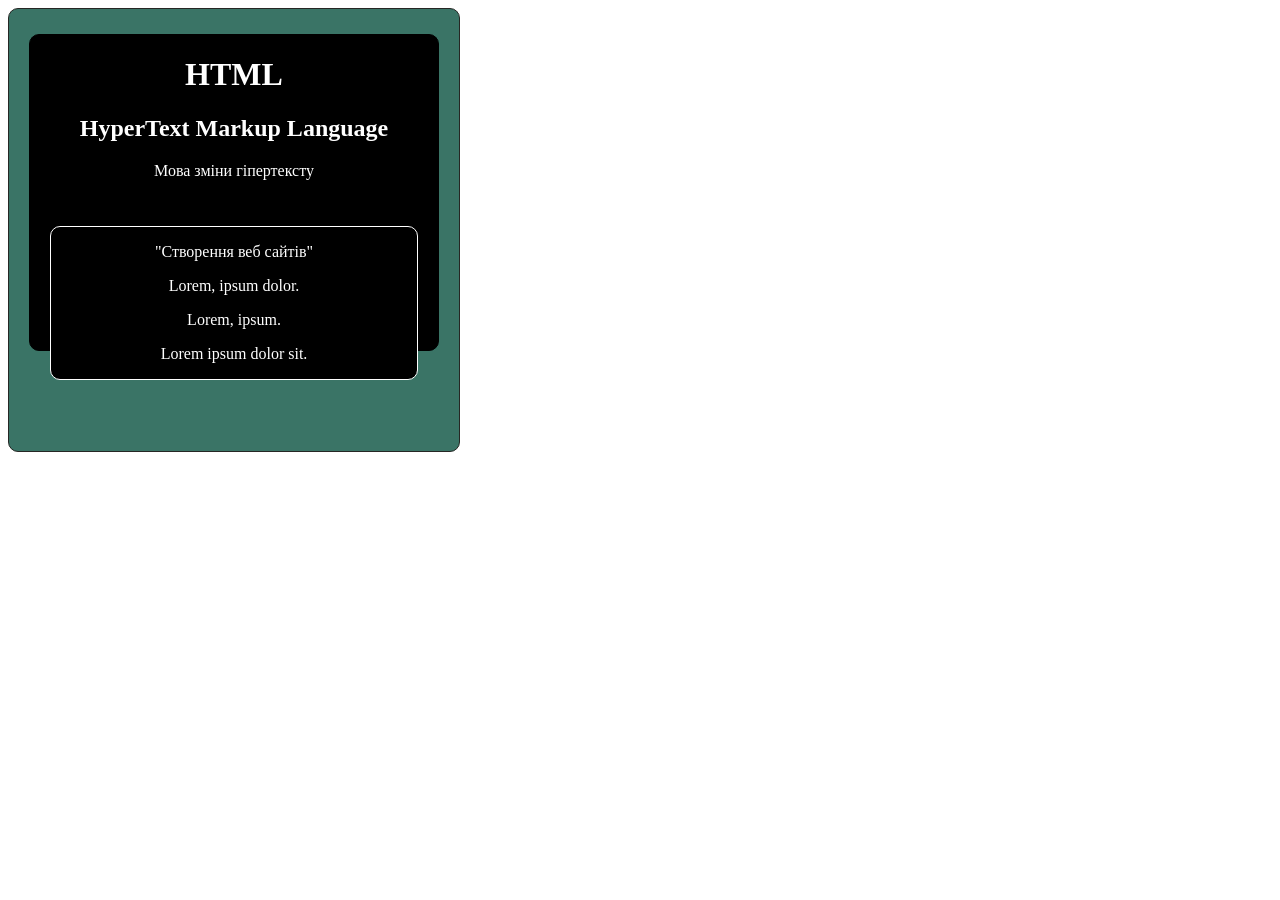
<file: 1card/index.html>
<!DOCTYPE html>
<html lang="en">
<head>
    <meta charset="UTF-8">
    <meta name="viewport" content="width=device-width, initial-scale=1.0">
    <title>Document</title>
    <link rel="stylesheet" href="style.css">
</head>
<body>
    <div class="all">
        <div class="in">
            <div class="main_text">
                <h1>HTML</h1>
                <h2>HyperText Markup Language </h2>
                <p>Мова зміни гіпертексту</p>
            </div>
            <div class="second_text">
                <p>"Створення веб сайтів"</p>
                <p>Lorem, ipsum dolor.</p>
                <p>Lorem, ipsum.</p>
                <p>Lorem ipsum dolor sit.</p>
            </div>
        </div>
    </div> 
</body>
</html>
</file>
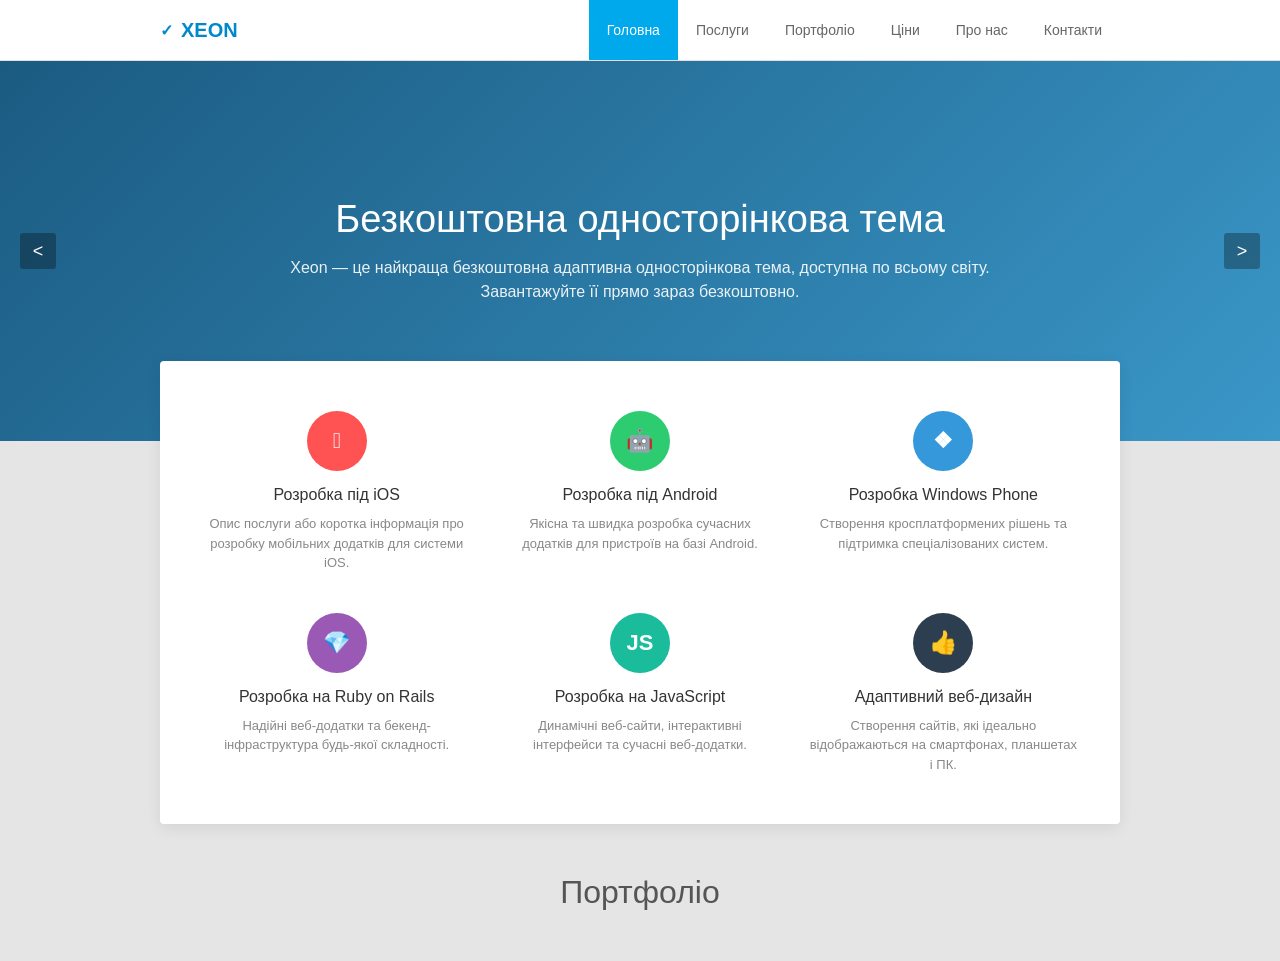
<file: 3card/index.html>
<!DOCTYPE html>
<html lang="uk">
<head>
  <meta charset="UTF-8">
  <meta name="viewport" content="width=device-width, initial-scale=1.0">
  <title>Xeon</title>
  <link rel="stylesheet" href="style.css">
</head>
<body>

  <header class="head">
    <div class="wrap">
      <div class="logo">
        <span class="l-ic">✓</span> XEON
      </div>
      <nav class="nav">
        <a href="#" class="link active">Головна</a>
        <a href="#" class="link">Послуги</a>
        <a href="#" class="link">Портфоліо</a>
        <a href="#" class="link">Ціни</a>
        <a href="#" class="link">Про нас</a>
        <a href="#" class="link">Контакти</a>
      </nav>
    </div>
  </header>

  <section class="hero">
    <button class="arr left">&lt;</button>
    
    <div class="h-txt">
      <h1>Безкоштовна односторінкова тема</h1>
      <p>Xeon — це найкраща безкоштовна адаптивна односторінкова тема, доступна по всьому світу.<br>Завантажуйте її прямо зараз безкоштовно.</p>
    </div>

    <button class="arr right">&gt;</button>
  </section>

  <main class="main">
    <section class="card">
      <div class="grid">
        
        <div class="item">
          <div class="ic red"></div>
          <h3>Розробка під iOS</h3>
          <p>Опис послуги або коротка інформація про розробку мобільних додатків для системи iOS.</p>
        </div>

        <div class="item">
          <div class="ic green">🤖</div>
          <h3>Розробка під Android</h3>
          <p>Якісна та швидка розробка сучасних додатків для пристроїв на базі Android.</p>
        </div>

        <div class="item">
          <div class="ic blue">❖</div>
          <h3>Розробка Windows Phone</h3>
          <p>Створення кросплатформених рішень та підтримка спеціалізованих систем.</p>
        </div>

        <div class="item">
          <div class="ic purp">💎</div>
          <h3>Розробка на Ruby on Rails</h3>
          <p>Надійні веб-додатки та бекенд-інфраструктура будь-якої складності.</p>
        </div>

        <div class="item">
          <div class="ic teal">JS</div>
          <h3>Розробка на JavaScript</h3>
          <p>Динамічні веб-сайти, інтерактивні інтерфейси та сучасні веб-додатки.</p>
        </div>

        <div class="item">
          <div class="ic dark">👍</div>
          <h3>Адаптивний веб-дизайн</h3>
          <p>Створення сайтів, які ідеально відображаються на смартфонах, планшетах і ПК.</p>
        </div>

      </div>
    </section>

    <section class="port">
      <h2>Портфоліо</h2>
    </section>
  </main>

  <script>
    const hero = document.querySelector('.hero');
    const arrs = document.querySelectorAll('.arr');

    arrs.forEach(a => {
      a.addEventListener('click', () => hero.classList.toggle('orange-bg'));
    });
  </script>
</body>
</html>
</file>
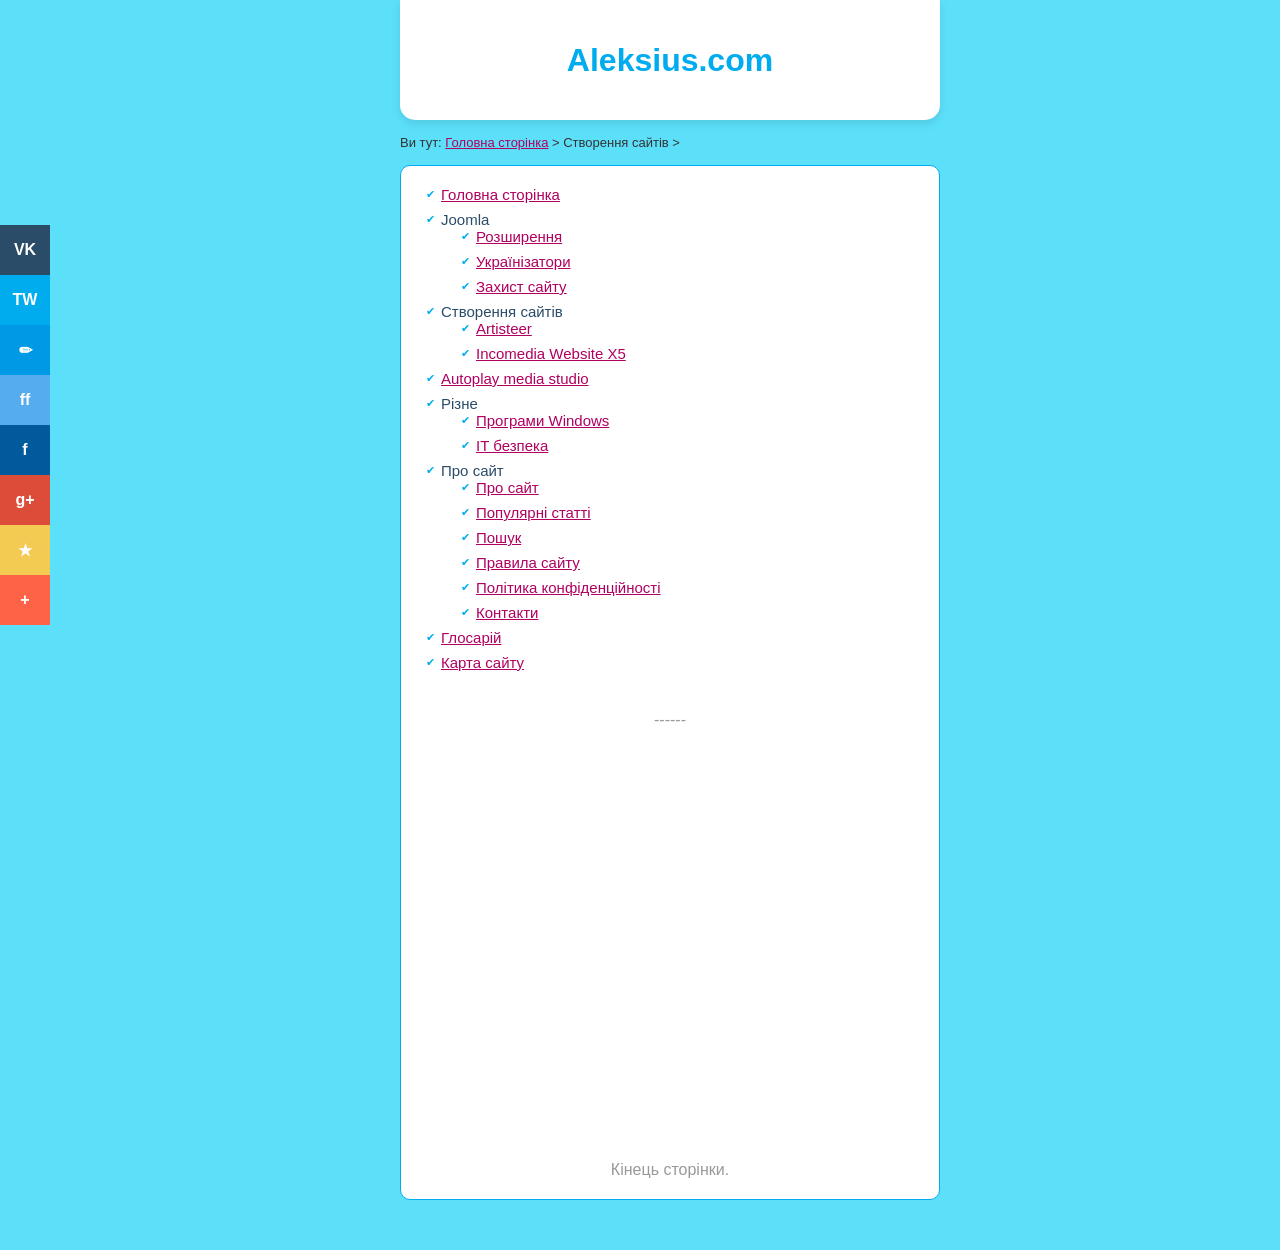
<file: 5card/index.html>
<!DOCTYPE html>
<html lang="uk">
<head>
    <meta charset="UTF-8">
    <meta name="viewport" content="width=device-width, initial-scale=1.0">
    <title>Макет - Простий</title>
    <link rel="stylesheet" href="style.css">
</head>
<body>

    <aside class="side">
        <a href="#" class="ic c1">VK</a>
        <a href="#" class="ic c2">TW</a>
        <a href="#" class="ic c3">✏</a>
        <a href="#" class="ic c4">ff</a>
        <a href="#" class="ic c5">f</a>
        <a href="#" class="ic c6">g+</a>
        <a href="#" class="ic c7">★</a>
        <a href="#" class="ic c8">+</a>
    </aside>

    <div class="wrap">
        <header class="head">
            <div class="logo">Aleksius.com</div>
        </header>

        <div class="nav">
            Ви тут: <a href="#">Головна сторінка</a> > Створення сайтів >
        </div>

        <main class="box">
            <ul class="list">
                <li><a href="#">Головна сторінка</a></li>
                <li>Joomla
                    <ul>
                        <li><a href="#">Розширення</a></li>
                        <li><a href="#">Українізатори</a></li>
                        <li><a href="#">Захист сайту</a></li>
                    </ul>
                </li>
                <li>Створення сайтів
                    <ul>
                        <li><a href="#">Artisteer</a></li>
                        <li><a href="#">Incomedia Website X5</a></li>
                    </ul>
                </li>
                <li><a href="#">Autoplay media studio</a></li>
                <li>Різне
                    <ul>
                        <li><a href="#">Програми Windows</a></li>
                        <li><a href="#">IT безпека</a></li>
                    </ul>
                </li>
                <li>Про сайт
                    <ul>
                        <li><a href="#">Про сайт</a></li>
                        <li><a href="#">Популярні статті</a></li>
                        <li><a href="#">Пошук</a></li>
                        <li><a href="#">Правила сайту</a></li>
                        <li><a href="#">Політика конфіденційності</a></li>
                        <li><a href="#">Контакти</a></li>
                    </ul>
                </li>
                <li><a href="#">Глосарій</a></li>
                <li><a href="#">Карта сайту</a></li>
            </ul>

            <div class="txt">
                <p>------</p>
                <br><br><br><br><br><br><br><br><br><br><br><br><br><br><br><br><br><br><br><br><br><br><br><br>
                <p>Кінець сторінки.</p>
            </div>
        </main>
    </div>

</body>
</html>
</file>
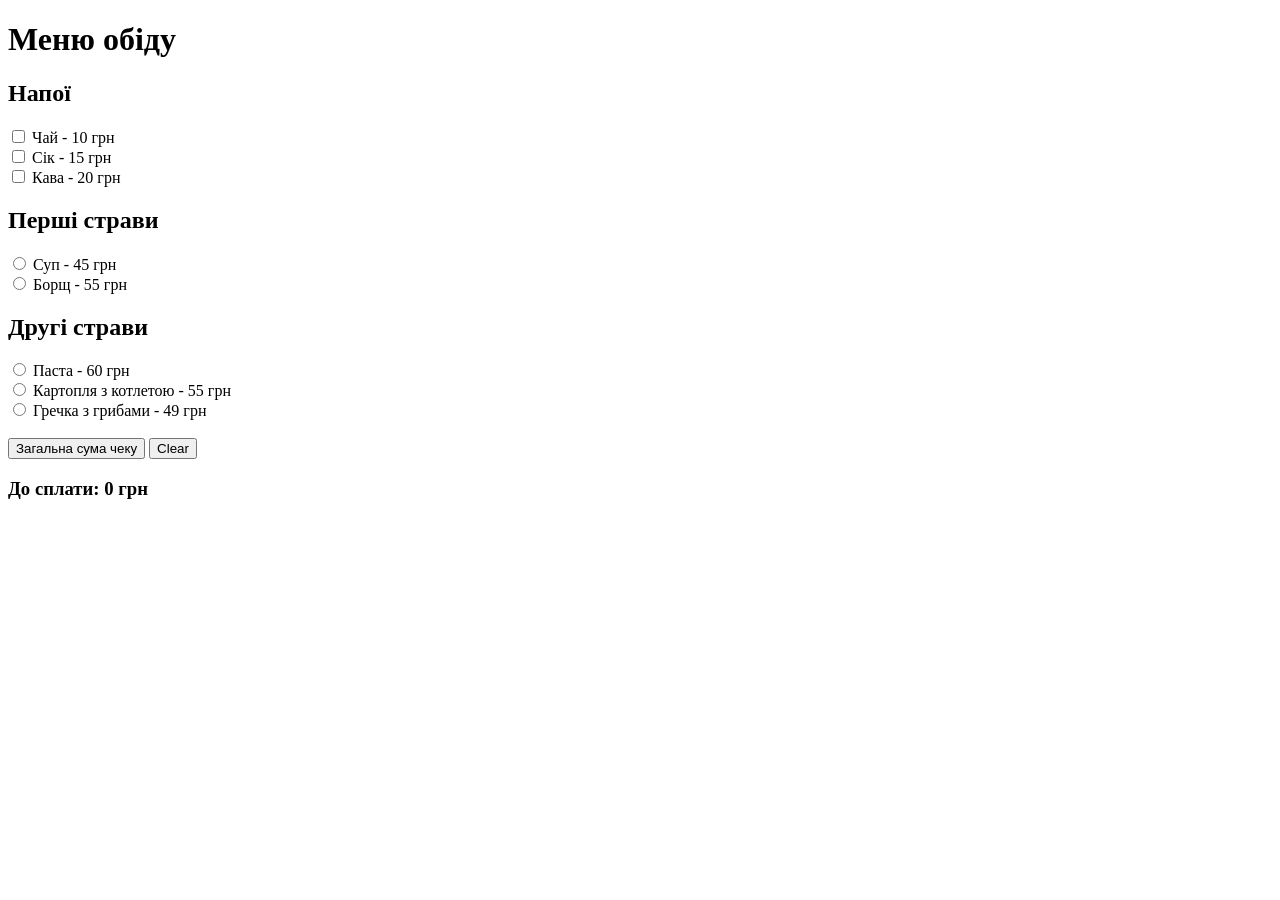
<file: lab2/index.html>
<!DOCTYPE html>
<html lang="uk">
<head>
    <meta charset="UTF-8">
    <title>Меню обіду</title>
</head>
<body>
    <h1>Меню обіду</h1>

    <h2>Напої</h2>
    <label><input type="checkbox" class="menu-item" price="10"> Чай - 10 грн</label><br>
    <label><input type="checkbox" class="menu-item" price="15"> Сік - 15 грн</label><br>
    <label><input type="checkbox" class="menu-item" price="20"> Кава - 20 грн</label><br>

    <h2>Перші страви</h2>
    <label><input type="radio" name="first" class="menu-item" price="45"> Суп - 45 грн</label><br>
    <label><input type="radio" name="first" class="menu-item" price="55"> Борщ - 55 грн</label><br>

    <h2>Другі страви</h2>
    <label><input type="radio" name="second" class="menu-item" price="60"> Паста - 60 грн</label><br>
    <label><input type="radio" name="second" class="menu-item" price="55"> Картопля з котлетою - 55 грн</label><br>
    <label><input type="radio" name="second" class="menu-item" price="49"> Гречка з грибами - 49 грн</label><br>


    <br>
    <button onclick="calculateTotal()">Загальна сума чеку</button>
    <button onclick="clearMenu()">Clear</button>

    <h3>До сплати: <span id="total-price">0</span> грн</h3>

    <script src="script.js"></script>
</body>
</html>
</file>
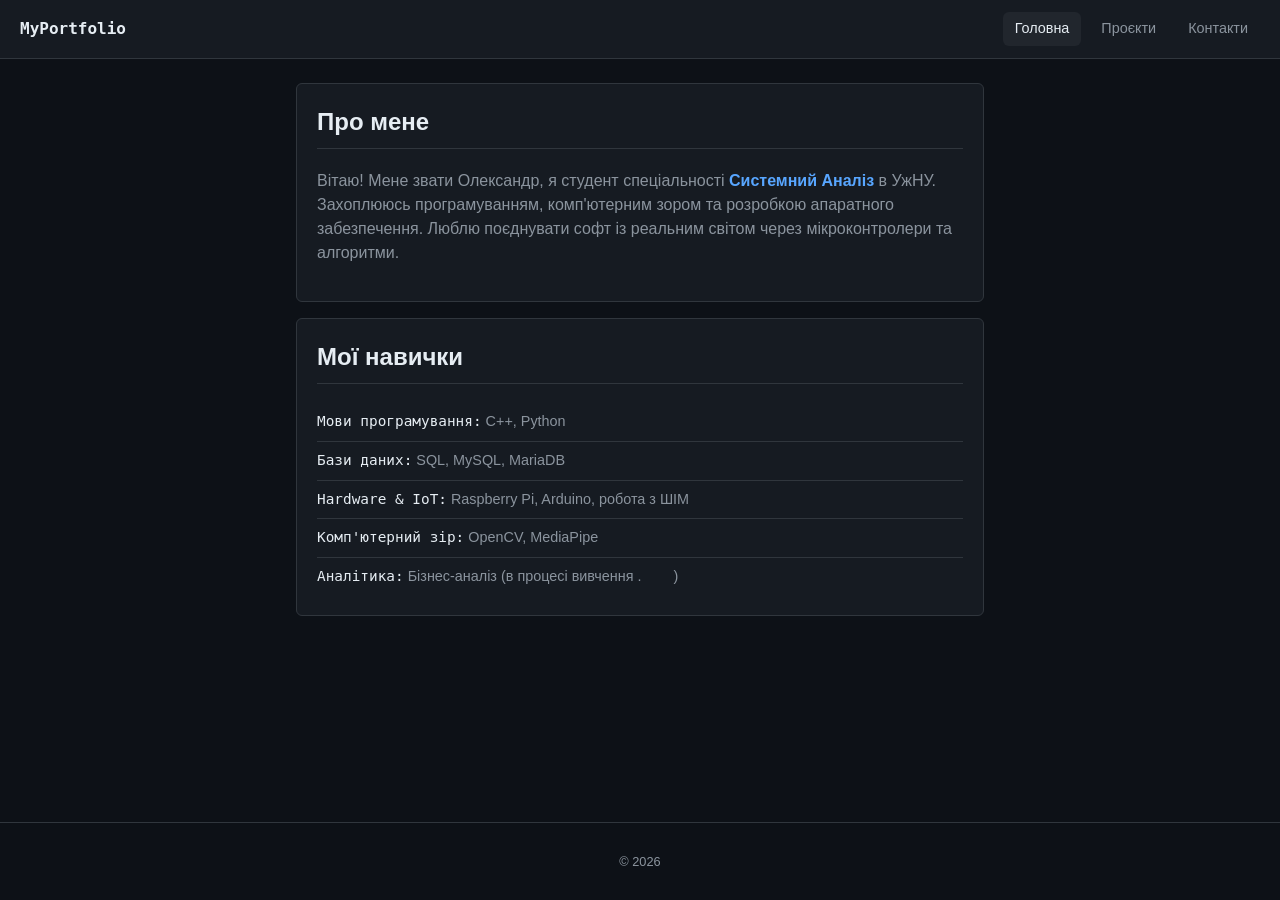
<file: portfolio_lab/index.html>
<!DOCTYPE html>
<html lang="uk">
<head>
  <meta charset="UTF-8">
  <meta name="viewport" content="width=device-width, initial-scale=1.0">
  <title>Головна</title>
  <link rel="stylesheet" href="style.css">
</head>
<body>

  <header class="navbar">
    <div class="logo">MyPortfolio</div>
    <nav class="nav-links">
      <a href="index.html" class="active">Головна</a>
      <a href="projects.html">Проєкти</a>
      <a href="contact.html">Контакти</a>
    </nav>
  </header>

  <main class="container">
    
    <section class="card">
      <h2>Про мене</h2>
      <p>Вітаю! Мене звати Олександр, я студент спеціальності<strong><a href="https://www.uzhnu.edu.ua/uk/program/149/sistemnij-analiz" target="_blank"> Системний Аналіз</a></strong> в УжНУ. Захоплююсь програмуванням, комп'ютерним зором та розробкою апаратного забезпечення. Люблю поєднувати софт із реальним світом через мікроконтролери та алгоритми.</p>
    </section>

    <section class="card">
      <h2>Мої навички</h2>
      <ul class="skills-grid">
        <li><strong>Мови програмування:</strong> C++, Python</li>
        <li><strong>Бази даних:</strong> SQL, MySQL, MariaDB</li>
        <li><strong>Hardware & IoT:</strong> Raspberry Pi, Arduino, робота з ШІМ</li>
        <li><strong>Комп'ютерний зір:</strong> OpenCV, MediaPipe</li>
        <li><strong>Аналітика:</strong> Бізнес-аналіз (в процесі вивчення <span class="dots"></span>)</li>
      </ul>
    </section>

  </main>

  <footer>
    <p>&copy; 2026</p>
  </footer>

</body>
</html>
</file>
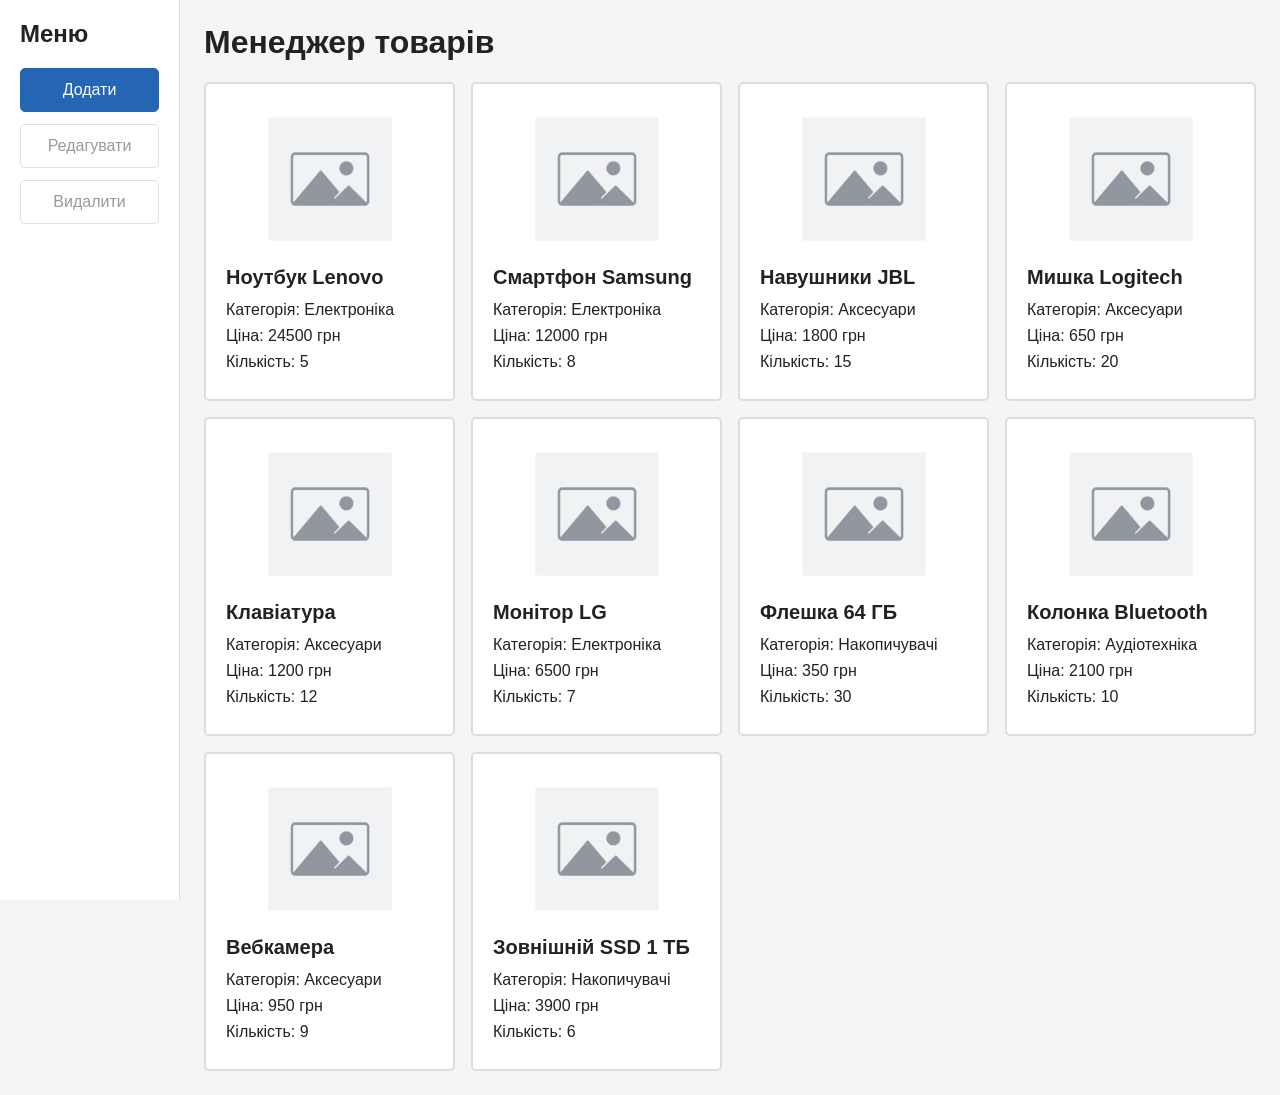
<file: product_manager/index.html>
<!DOCTYPE html>
<html lang="uk">
<head>
  <meta charset="UTF-8">
  <meta name="viewport" content="width=device-width, initial-scale=1">
  <title>Менеджер товарів</title>
  <link rel="stylesheet" href="./style.css">
  <script src="./app.js" defer></script>
</head>

<body>
  <aside class="menu">
    <h2>Меню</h2>
    <button id="addButton" type="button">Додати</button>
    <button id="editButton" type="button" disabled>Редагувати</button>
    <button id="deleteButton" type="button" disabled>Видалити</button>
  </aside>

  <main>
    <h1>Менеджер товарів</h1>
    <form id="productForm" hidden>
      <h2 id="formTitle">Новий товар</h2>

      <label for="name">Назва</label>
      <input id="name" type="text" required maxlength="100">

      <label for="category">Категорія</label>
      <input id="category" type="text" maxlength="100">


      <label for="imageInput">Фото товару</label>
      <input id="imageInput" type="file" accept="image/*" >

      <label for="price">Ціна, грн</label>
      <input id="price" type="number" min="0" step="1" required>

      <label for="quantity">Кількість</label>
      <input id="quantity" type="number" min="0" step="1" required>

      <div class="form-buttons">
        <button type="submit">Зберегти</button>
        <button id="cancelButton" type="button">Скасувати</button>
      </div>
    </form>

    <p id="message" role="status"></p>
    <p id="emptyMessage">Товарів поки немає. Натисніть «Додати».</p>
    <div id="cards"></div>
  </main>
</body>
</html>
</file>
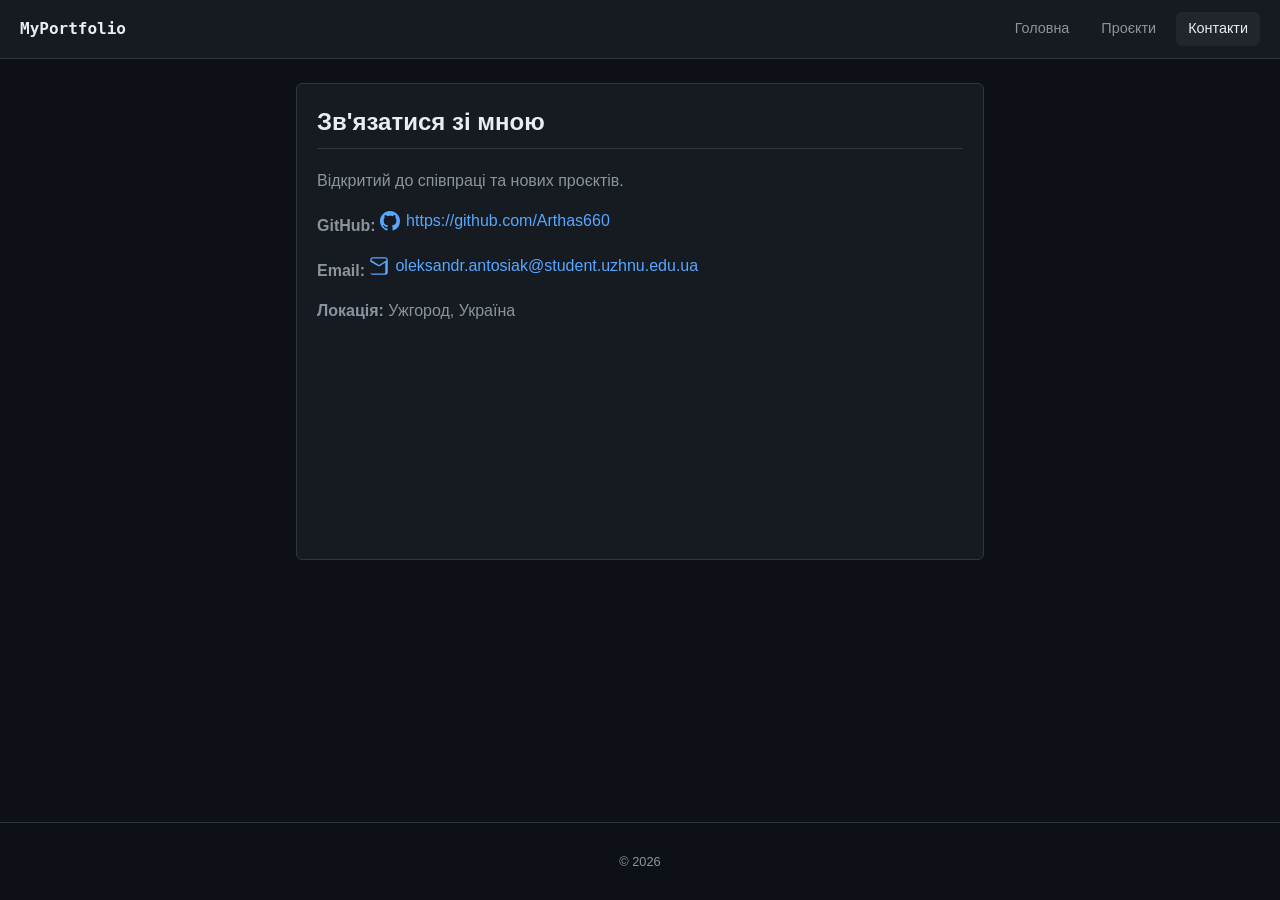
<file: portfolio_lab/contact.html>
<!DOCTYPE html>
<html lang="uk">
<head>
  <meta charset="UTF-8">
  <meta name="viewport" content="width=device-width, initial-scale=1.0">
  <title>Зв'язатися зі мною</title>
  <link rel="stylesheet" href="style.css">
</head>
<body>

  <header class="navbar">
    <div class="logo">MyPortfolio</div>
    <nav class="nav-links">
      <a href="index.html">Головна</a>
      <a href="projects.html">Проєкти</a>
      <a href="contact.html" class="active">Контакти</a>
    </nav>
  </header>

  <main class="container">
    <section class="card">
        <h2>Зв'язатися зі мною</h2>
        <p>Відкритий до співпраці та нових проєктів.</p>
        <div class="contact-links" style="margin-top: 1rem;">
          <p>
            <strong>GitHub:</strong> 
            <a href="https://github.com/Arthas660" target="_blank" class="github-link">
              <svg class="github-icon" viewBox="0 0 24 24" width="20" height="20" aria-hidden="true">
                <path fill="currentColor" d="M12 0C5.37 0 0 5.37 0 12c0 5.31 3.435 9.795 8.205 11.385.6.105.825-.255.825-.57 0-.285-.015-1.23-.015-2.235-3.015.555-3.795-.735-4.035-1.41-.135-.345-.72-1.41-1.23-1.695-.42-.225-1.02-.78-.015-.795.945-.015 1.62.87 1.845 1.23 1.08 1.815 2.805 1.305 3.495.99.105-.78.42-1.305.765-1.605-2.67-.3-5.46-1.335-5.46-5.925 0-1.305.465-2.385 1.23-3.225-.12-.3-.54-1.53.12-3.18 0 0 1.005-.315 3.3 1.23.96-.27 1.98-.405 3-.405s2.04.135 3 .405c2.295-1.56 3.3-1.23 3.3-1.23.66 1.65.24 2.88.12 3.18.765.84 1.23 1.905 1.23 3.225 0 4.605-2.805 5.625-5.475 5.925.435.375.81 1.095.81 2.22 0 1.605-.015 2.895-.015 3.3 0 .315.225.69.825.57A12.02 12.02 0 0024 12c0-6.63-5.37-12-12-12z"/>
              </svg>
              https://github.com/Arthas660
            </a>
          </p>
          <p>
            <strong>Email:</strong> 
            <a href="mailto:oleksandr.antosiak@student.uzhnu.edu.ua" class="email-link">
              <svg class="email-icon" viewBox="0 0 24 24" width="20" height="20" aria-hidden="true">
                <path fill="currentColor" d="M1.5 4.5a3 3 0 0 1 3-3h15a3 3 0 0 1 3 3v15a3 3 0 0 1-3 3h-15a3 3 0 0 1-3-3v-15zm3-1.5a1.5 1.5 0 0 0-1.5 1.5v.704l9 5.625 9-5.625V4.5a1.5 1.5 0 0 0-1.5-1.5h-15zm16.5 4.046-8.203 5.127a1.5 1.5 0 0 1-1.594 0L1.5 7.046V19.5a1.5 1.5 0 0 0 1.5 1.5h15a1.5 1.5 0 0 0 1.5-1.5V7.046z"/>
              </svg>
              oleksandr.antosiak@student.uzhnu.edu.ua
            </a>
          </p>
          <p><strong>Локація:</strong> Ужгород, Україна</p>
        </div>
        <div class="map-container">
          <iframe 
            src="https://maps.google.com/maps?q=Uzhhorod,Ukraine&t=&z=13&ie=UTF8&iwloc=&output=embed" 
            loading="lazy" 
            title="Карта Ужгорода">
          </iframe>
        </div>
      </section>

  </main>

  <footer>
    <p>&copy; 2026</p>
  </footer>

</body>
</html>
</file>
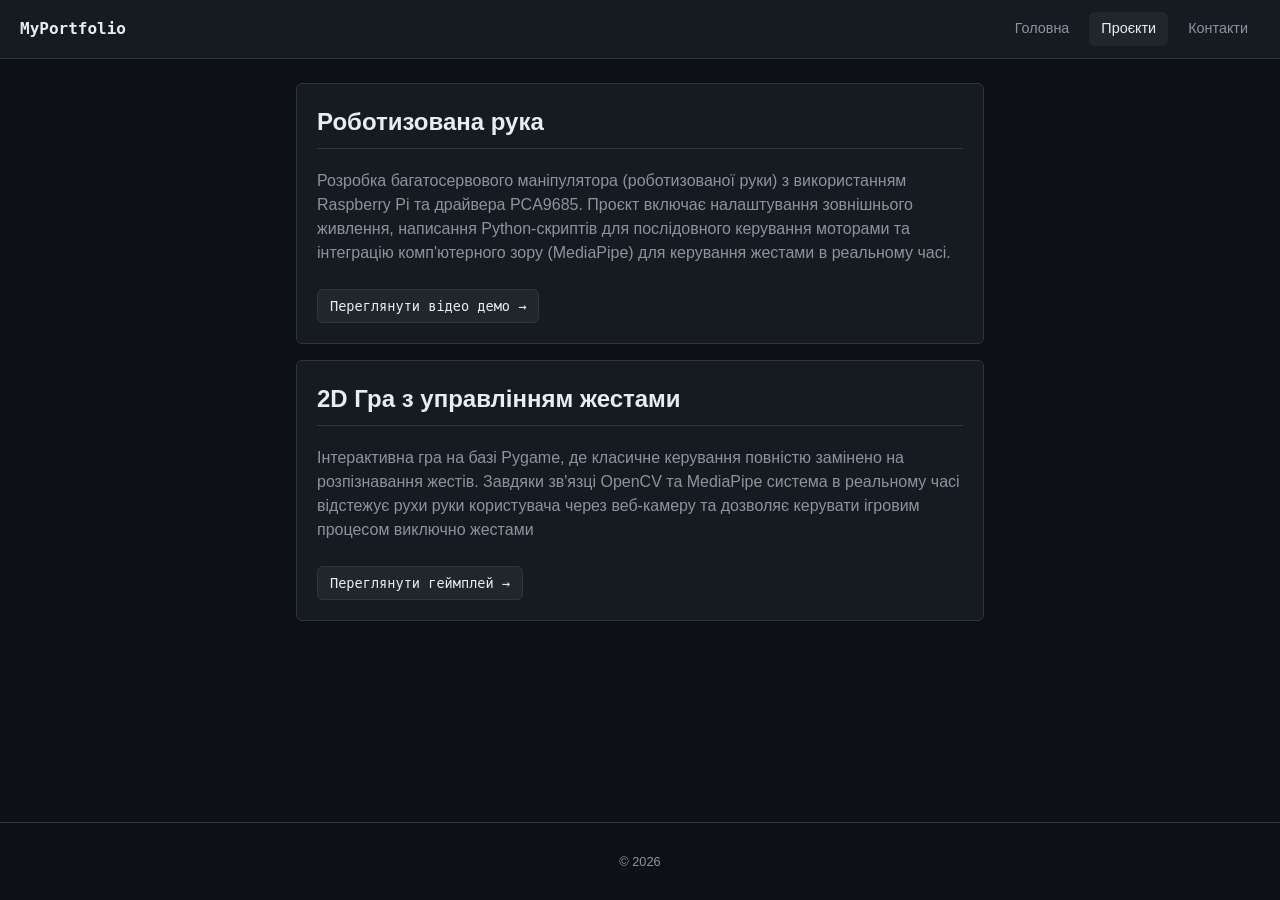
<file: portfolio_lab/project.html>
<!DOCTYPE html>
<html lang="uk">
<head>
  <meta charset="UTF-8">
  <meta name="viewport" content="width=device-width, initial-scale=1.0">
  <title>Мої Проєкти</title>
  <link rel="stylesheet" href="style.css">
</head>
<body>

  <header class="navbar">
    <div class="logo">MyPortfolio</div>
    <nav class="nav-links">
      <a href="index.html">Головна</a>
      <a href="projects.html" class="active">Проєкти</a>
      <a href="contact.html">Контакти</a>
    </nav>
  </header>

  <main class="container">
        <section class="card">
      <h2>Роботизована рука</h2>
      <p>Розробка багатосервового маніпулятора (роботизованої руки) з використанням Raspberry Pi та драйвера PCA9685. Проєкт включає налаштування зовнішнього живлення, написання Python-скриптів для послідовного керування моторами та інтеграцію комп'ютерного зору (MediaPipe) для керування жестами в реальному часі.</p>
      <a href="https://youtu.be/VDT5K7C_UmE" target="_blank" class="btn">Переглянути відео демо &rarr;</a>
    </section>

    <section class="card">
      <h2>2D Гра з управлінням жестами</h2>
      <p>Інтерактивна гра на базі Pygame, де класичне керування повністю замінено на розпізнавання жестів. Завдяки зв'язці OpenCV та MediaPipe система в реальному часі відстежує рухи руки користувача через веб-камеру та дозволяє керувати ігровим процесом виключно жестами</p>
      <a href="https://youtu.be/ch91uKWwm18" target="_blank" class="btn">Переглянути геймплей &rarr;</a>
    </section>

  </main>

  <footer>
    <p>&copy; 2026</p>
  </footer>

</body>
</html>
</file>
<file: 1card/style.css>
.all{
    background: rgb(58, 116, 102);
    width:450px;
    padding-bottom: 100px;
    padding-top: 25px;
    border:rgb(38, 39, 36) solid 1px;
    border-radius: 10px;
}
.in{
    background: black;
    border:black solid 1px;
    border-radius: 10px;
    margin-left: 20px;
    margin-right: 20px;
    padding-left: 20px;
    padding-right: 20px;
}
.in div{
    text-align: center;
    color: white;
}
.second_text{
    border: white solid 1px;
    border-radius: 10px;
    position: relative;
    top:30px;
    background: black;
}
</file>
<file: 3card/style.css>
* {
  margin: 0;
  padding: 0;
  box-sizing: border-box;
  font-family: Arial, sans-serif;
}

body {
  background-color: #e5e5e5;
  color: #555;
}

.head {
  position: relative;
  z-index: 10;
  background-color: #fff;
  border-bottom: 1px solid #e0e0e0;
}

.wrap {
  max-width: 1000px;
  margin: 0 auto;
  display: flex;
  justify-content: space-between;
  align-items: center;
  height: 60px;
  padding: 0 20px;
}

.logo {
  font-size: 20px;
  font-weight: bold;
  color: #0088cc;
  display: flex;
  align-items: center;
  gap: 8px;
}

.l-ic { font-size: 16px; }

.nav {
  display: flex;
  height: 100%;
}

.link {
  display: flex;
  align-items: center;
  padding: 0 18px;
  text-decoration: none;
  color: #666;
  font-size: 14px;
  height: 100%;
}

.link:hover { color: #0088cc; }
.active { background-color: #00a8ec; color: #fff; }

.hero {
  position: relative;
  height: 380px;
  background: linear-gradient(135deg, #1b5b82, #3a97c8);
  display: flex;
  justify-content: space-between;
  align-items: center;
  padding: 0 20px;
  color: #fff;
  text-align: center;
  transition: background 0.4s ease-in-out;
}

.hero.orange-bg {
  background: linear-gradient(135deg, #d35400, #f39c12);
}

.h-txt {
  max-width: 700px;
  margin: 0 auto;
}

.h-txt h1 {
  font-size: 38px;
  font-weight: normal;
  margin-bottom: 15px;
}

.h-txt p {
  font-size: 16px;
  line-height: 1.5;
  opacity: 0.9;
}

.arr {
  position: absolute;
  top: 50%;
  transform: translateY(-50%);
  background-color: rgba(0, 0, 0, 0.3);
  color: #fff;
  border: none;
  width: 36px;
  height: 36px;
  font-size: 18px;
  cursor: pointer;
  border-radius: 3px;
  z-index: 10;
}

.arr:hover { background-color: rgba(0, 0, 0, 0.6); }
.left { left: 20px; }
.right { right: 20px; }

.main {
  position: relative;
  max-width: 1000px;
  margin: 0 auto;
  padding: 0 20px;
}

.card {
  position: relative;
  margin-top: -80px; 
  background-color: #fff;
  padding: 50px 40px;
  border-radius: 4px;
  box-shadow: 0 4px 15px rgba(0, 0, 0, 0.08);
  z-index: 5;
}

.grid {
  display: grid;
  grid-template-columns: repeat(3, 1fr);
  gap: 40px 30px;
}

.item { text-align: center; }

.ic {
  width: 60px;
  height: 60px;
  border-radius: 50%;
  margin: 0 auto 15px auto;
  display: flex;
  align-items: center;
  justify-content: center;
  color: #fff;
  font-size: 22px;
  font-weight: bold;
}

.red { background-color: #ff5252; }
.green { background-color: #2ecc71; }
.blue { background-color: #3498db; }
.purp { background-color: #9b59b6; }
.teal { background-color: #1abc9c; }
.dark { background-color: #2c3e50; }

.item h3 {
  font-size: 16px;
  color: #333;
  margin-bottom: 10px;
  font-weight: normal;
}

.item p {
  font-size: 13px;
  color: #888;
  line-height: 1.5;
}

.port {
  text-align: center;
  padding: 50px 0;
}

.port h2 {
  font-size: 32px;
  font-weight: normal;
  color: #555;
}
</file>
<file: 5card/style.css>
* {
    margin: 0;
    padding: 0;
    box-sizing: border-box;
    font-family: Arial, sans-serif;
}

body {
    background-color: #5ce0fa;
    min-height: 100vh;
}

.side {
    position: fixed;
    top: 25%;
    left: 0;
    display: flex;
    flex-direction: column;
    width: 50px;
}

.ic {
    width: 50px;
    height: 50px;
    display: flex;
    justify-content: center;
    align-items: center;
    color: white;
    text-decoration: none;
    font-weight: bold;
    font-size: 16px;
}

.c1 { background-color: #2a4c68; }
.c2 { background-color: #00aced; }
.c3 { background-color: #0099e5; }
.c4 { background-color: #55acee; }
.c5 { background-color: #005a9c; }
.c6 { background-color: #dd4b39; }
.c7 { background-color: #f3ca52; }
.c8 { background-color: #ff6347; }

.wrap {
    max-width: 600px;
    margin: 0 auto;
    padding-left: 60px; 
}

.head {
    background-color: white;
    height: 120px;
    border-radius: 0 0 15px 15px;
    display: flex;
    justify-content: center;
    align-items: center;
    box-shadow: 0 4px 10px rgba(0, 0, 0, 0.1);
}

.logo {
    font-size: 32px;
    font-weight: bold;
    color: #00aced;
}

.nav {
    margin: 15px 0;
    font-size: 13px;
    color: #333;
}

.nav a {
    color: #b00060;
    text-decoration: underline;
}

.box {
    background-color: white;
    border: 1px solid #00aced;
    border-radius: 10px;
    padding: 20px 25px;
    min-height: 600px;
    margin-bottom: 50px;
}

.list, .list ul {
    list-style: none;
}

.list ul {
    padding-left: 20px;
}

.list li {
    margin-bottom: 8px;
    position: relative;
    font-size: 15px;
    color: #2a4c68;
    padding-left: 15px;
}

.list li::before {
    content: "✔";
    position: absolute;
    left: 0;
    top: 2px;
    color: #00aced;
    font-size: 11px;
}

.list a {
    color: #b00060;
    text-decoration: underline;
}

.list a:hover {
    text-decoration: none;
}

.txt {
    margin-top: 40px;
    color: #999;
    text-align: center;
}
</file>
<file: portfolio_lab/style.css>
:root {
  --bg: #0d1117;
  --card-bg: #161b22;
  --border: #30363d;
  --text: #e6edf3;
  --text-muted: #8b949e;
  --link: #58a6ff;
  --code-font: ui-monospace, SFMono-Regular, SF Pro Mono, Menlo, monospace;
}

*, *::before, *::after {
  box-sizing: border-box;
}

body {
  font-family: -apple-system, BlinkMacSystemFont, "Segoe UI", Roboto, sans-serif;
  background-color: var(--bg);
  color: var(--text);
  line-height: 1.5;
  margin: 0;
  display: flex;
  flex-direction: column;
  min-height: 100vh;
}

p, h2, h3, li {
  overflow-wrap: break-word;
}

a {
  color: var(--link);
  text-decoration: none;
}

a:hover {
  text-decoration: underline;
}

.navbar {
  background: var(--card-bg);
  border-bottom: 1px solid var(--border);
  padding: 12px 20px;
  display: flex;
  justify-content: space-between;
  align-items: center;
  flex-wrap: wrap;
  gap: 10px;
}

.logo {
  font-weight: 600;
  font-family: var(--code-font);
}

/*(Mobile-First)*/
.nav-links {
  display: flex;
  flex-wrap: wrap;
  gap: 6px;
  width: 100%;
}

.nav-links a {
  color: var(--text-muted);
  font-size: 0.9rem;
  padding: 6px 12px;
  border-radius: 6px;
  transition: all 0.25s ease;
  width: 100%;
  text-align: center;
}

.nav-links a:hover, .nav-links a.active {
  color: var(--text);
  background: #21262d;
}

.nav-links a:hover {
  transform: translateY(-2px);
}

.container {
  max-width: 720px;
  width: 100%;
  margin: 12px auto;
  padding: 0 8px;
  flex: 1;
}

footer {
  text-align: center;
  padding: 16px;
  color: var(--text-muted);
  font-size: 0.8rem;
  border-top: 1px solid var(--border);
}

@keyframes fadeInUp {
  from {
    opacity: 0;
    transform: translateY(20px);
  }
  to {
    opacity: 1;
    transform: translateY(0);
  }
}

.card {
  background: var(--card-bg);
  border: 1px solid var(--border);
  border-radius: 6px;
  padding: 12px;
  margin-bottom: 16px;
  opacity: 0;
  animation: fadeInUp 0.6s ease-out forwards;
}

.card:nth-child(1) { animation-delay: 0.1s; }
.card:nth-child(2) { animation-delay: 0.25s; }
.card:nth-child(3) { animation-delay: 0.4s; }

.card h2 {
  margin-top: 0;
  border-bottom: 1px solid var(--border);
  padding-bottom: 8px;
}

.card p {
  color: var(--text-muted);
}

.btn {
  display: inline-block;
  background: #21262d;
  color: var(--text);
  border: 1px solid var(--border);
  padding: 6px 12px;
  border-radius: 6px;
  font-size: 0.85rem;
  font-family: var(--code-font);
  margin-top: 8px;
  transition: background 0.2s;
}

.btn:hover {
  background: #30363d;
  text-decoration: none;
}

.skills-grid {
  list-style: none;
  padding: 0;
  margin: 0;
}

.skills-grid li {
  padding: 8px 0;
  border-bottom: 1px solid var(--border);
  font-size: 0.9rem;
  color: var(--text-muted);
}

.skills-grid li:last-child {
  border-bottom: none;
}

.skills-grid li strong {
  color: var(--text);
  font-family: var(--code-font);
  font-weight: normal;
}

.divider {
  border: 0;
  border-top: 1px solid var(--border);
  margin: 16px 0;
}

.map-container {
  width: 100%;
  border-radius: 6px;
  overflow: hidden;
  margin-top: 16px;
}

.map-container iframe {
  width: 100%;
  height: 200px;
  border: none;
  display: block;
}

.dots::after {
  content: '.';
  display: inline-block;
  width: 2.5em;
  text-align: left;
  animation: dotsAnimation 2.5s steps(1, end) infinite;
}

@keyframes dotsAnimation {
  0% { content: '.'; }
  20% { content: '..'; }
  40% { content: '...'; }
  60% { content: '....'; }
  80% { content: '.....'; }
}

.github-link, .email-link {
  display: inline-flex;
  align-items: center;
  gap: 6px;
  max-width: 100%;
  word-break: break-all; 
}

.github-icon, .email-icon {
  flex-shrink: 0; 
  transform-origin: bottom center;
}

.github-link:hover .github-icon, .email-link:hover .email-icon {
  animation: bounce 1s ease-in-out infinite;
}

@keyframes bounce {
  0%, 100% { transform: translateY(0); }
  50% { transform: translateY(-5px); }
}


/*Desktop */
@media (min-width: 480px) {
  .container {
    padding: 0 16px;
    margin: 24px auto;
  }

  .card {
    padding: 20px;
  }

  .nav-links {
    width: auto;
    gap: 8px;
    flex-wrap: nowrap;
  }

  .nav-links a {
    width: auto;
    text-align: left;
  }
}
</file>
<file: product_manager/style.css>
* {
  box-sizing: border-box;
}

body {
  margin: 0;
  font-family: Arial, sans-serif;
  color: #222;
  background: #f5f5f5;
}

.menu {
  position: fixed;
  top: 0;
  left: 0;
  width: 180px;
  height: 100vh;
  padding: 20px;
  background: white;
  border-right: 1px solid #ddd;
}

.menu h2 {
  margin-top: 0;
}

button {
  min-height: 44px;
  padding: 10px;
  font: inherit;
  color: #222;
  background: white;
  border: 1px solid #bbb;
  border-radius: 5px;
  cursor: pointer;
}

.menu button {
  width: 100%;
  margin-bottom: 12px;
}

button:hover {
  background: #eee;
}

button:disabled {
  opacity: 0.45;
  cursor: not-allowed;
}

#addButton {
  color: white;
  background: #2466b3;
  border-color: #2466b3;
}

button:focus-visible,
input:focus-visible {
  outline: 2px solid #2466b3;
  outline-offset: 2px;
}

main {
  margin-left: 180px;
  padding: 24px;
}

h1 {
  margin-top: 0;
}

form {
  max-width: 420px;
  margin: 24px 0;
  padding: 20px;
  background: white;
  border: 1px solid #ddd;
  border-radius: 6px;
}

form h2 {
  margin-top: 0;
}

label {
  display: block;
  margin-bottom: 5px;
}

input {
  width: 100%;
  min-height: 44px;
  margin-bottom: 15px;
  padding: 8px;
  font: inherit;
  border: 1px solid #aaa;
  border-radius: 4px;
}

.form-buttons {
  display: flex;
  flex-wrap: wrap;
  gap: 8px;
}

#cards {
  display: grid;
  grid-template-columns: repeat(auto-fill, minmax(220px, 1fr));
  gap: 16px;
}

.card {
  padding: 20px;
  text-align: left;
  background: white;
  border: 2px solid #ddd;
  overflow-wrap:anywhere ;
}

.card span {
  display: block;
  margin-bottom: 8px;
}

.card span:first-child {
  font-size: 20px;
  font-weight: bold;
}

.card.selected {
  background: #edf4fc;
  border-color: #2466b3;
}


.product-image {
  display: block;
  width: 100%;
  height: 150px;
  object-fit: contain;
  margin-bottom: 12px;
}

.card .product-name {
  font-size: 20px;
  font-weight: bold;
  margin-bottom: 12px;
}
</file>
